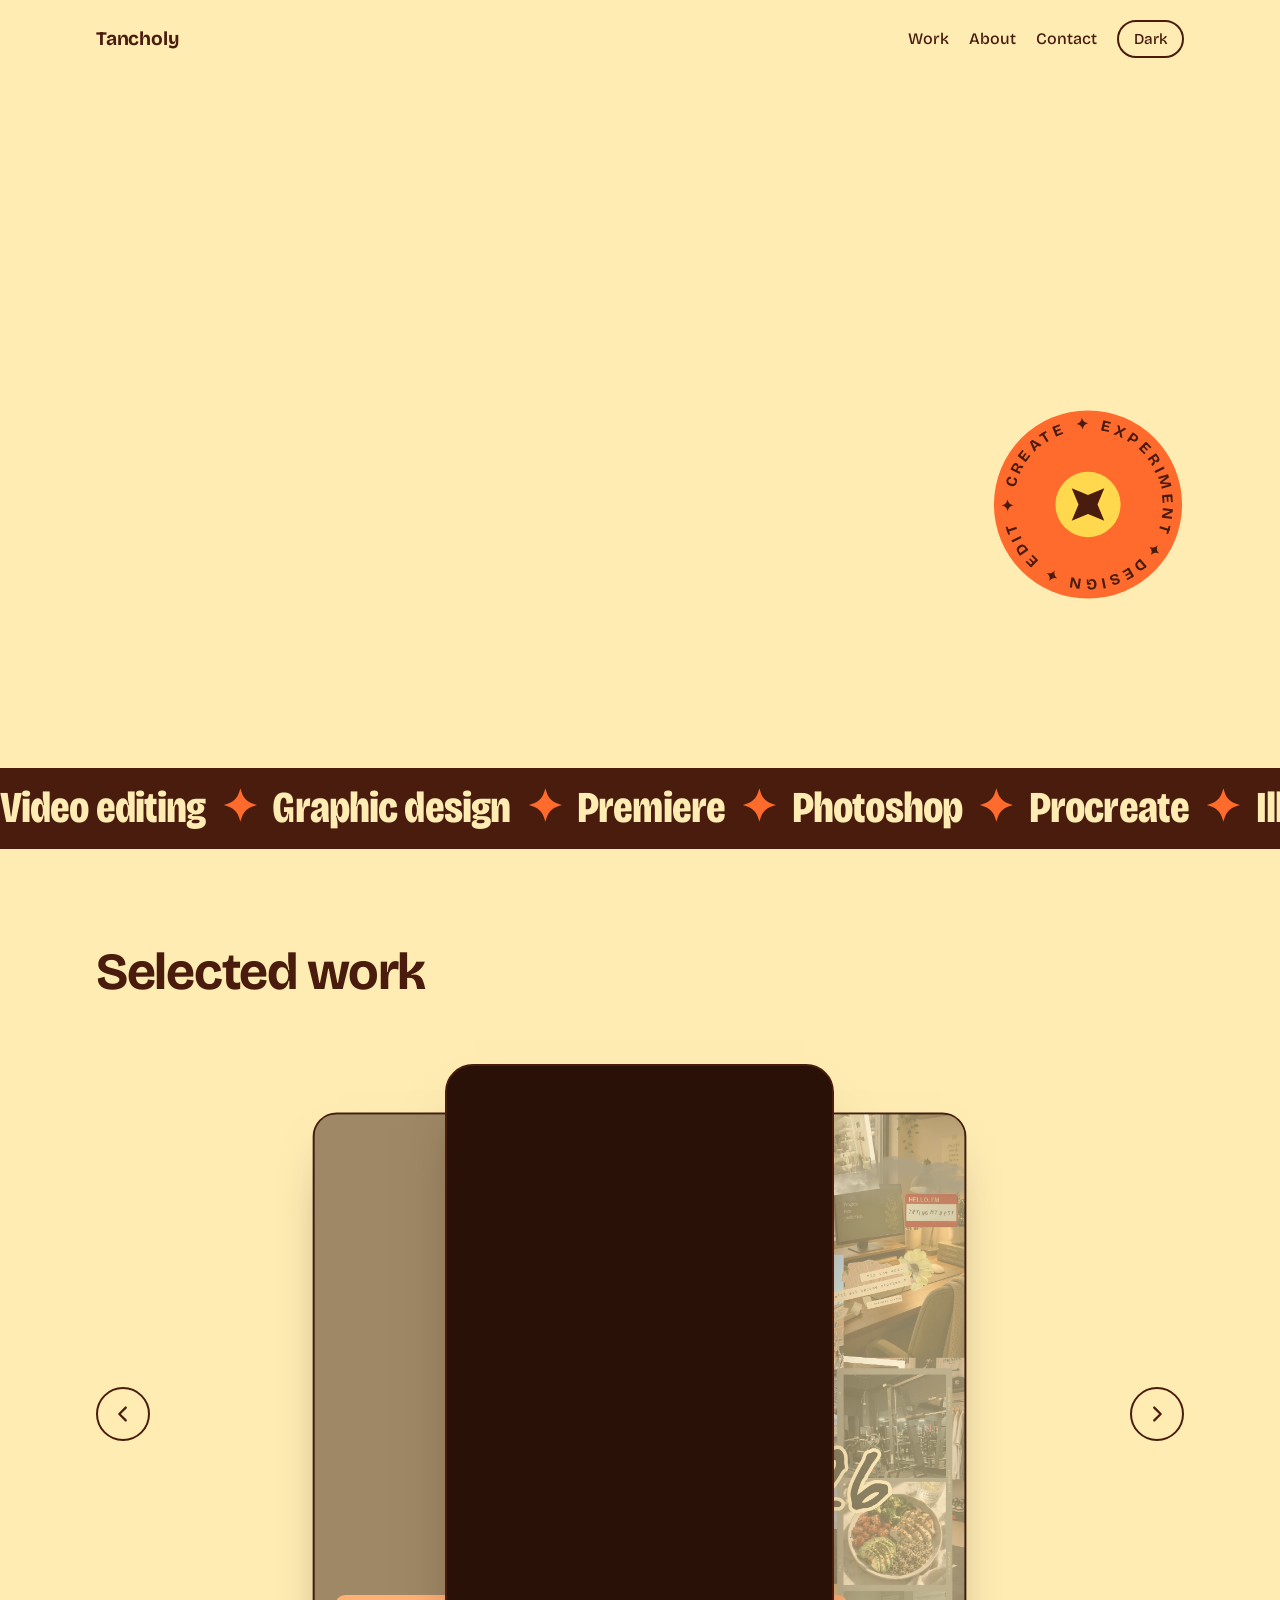
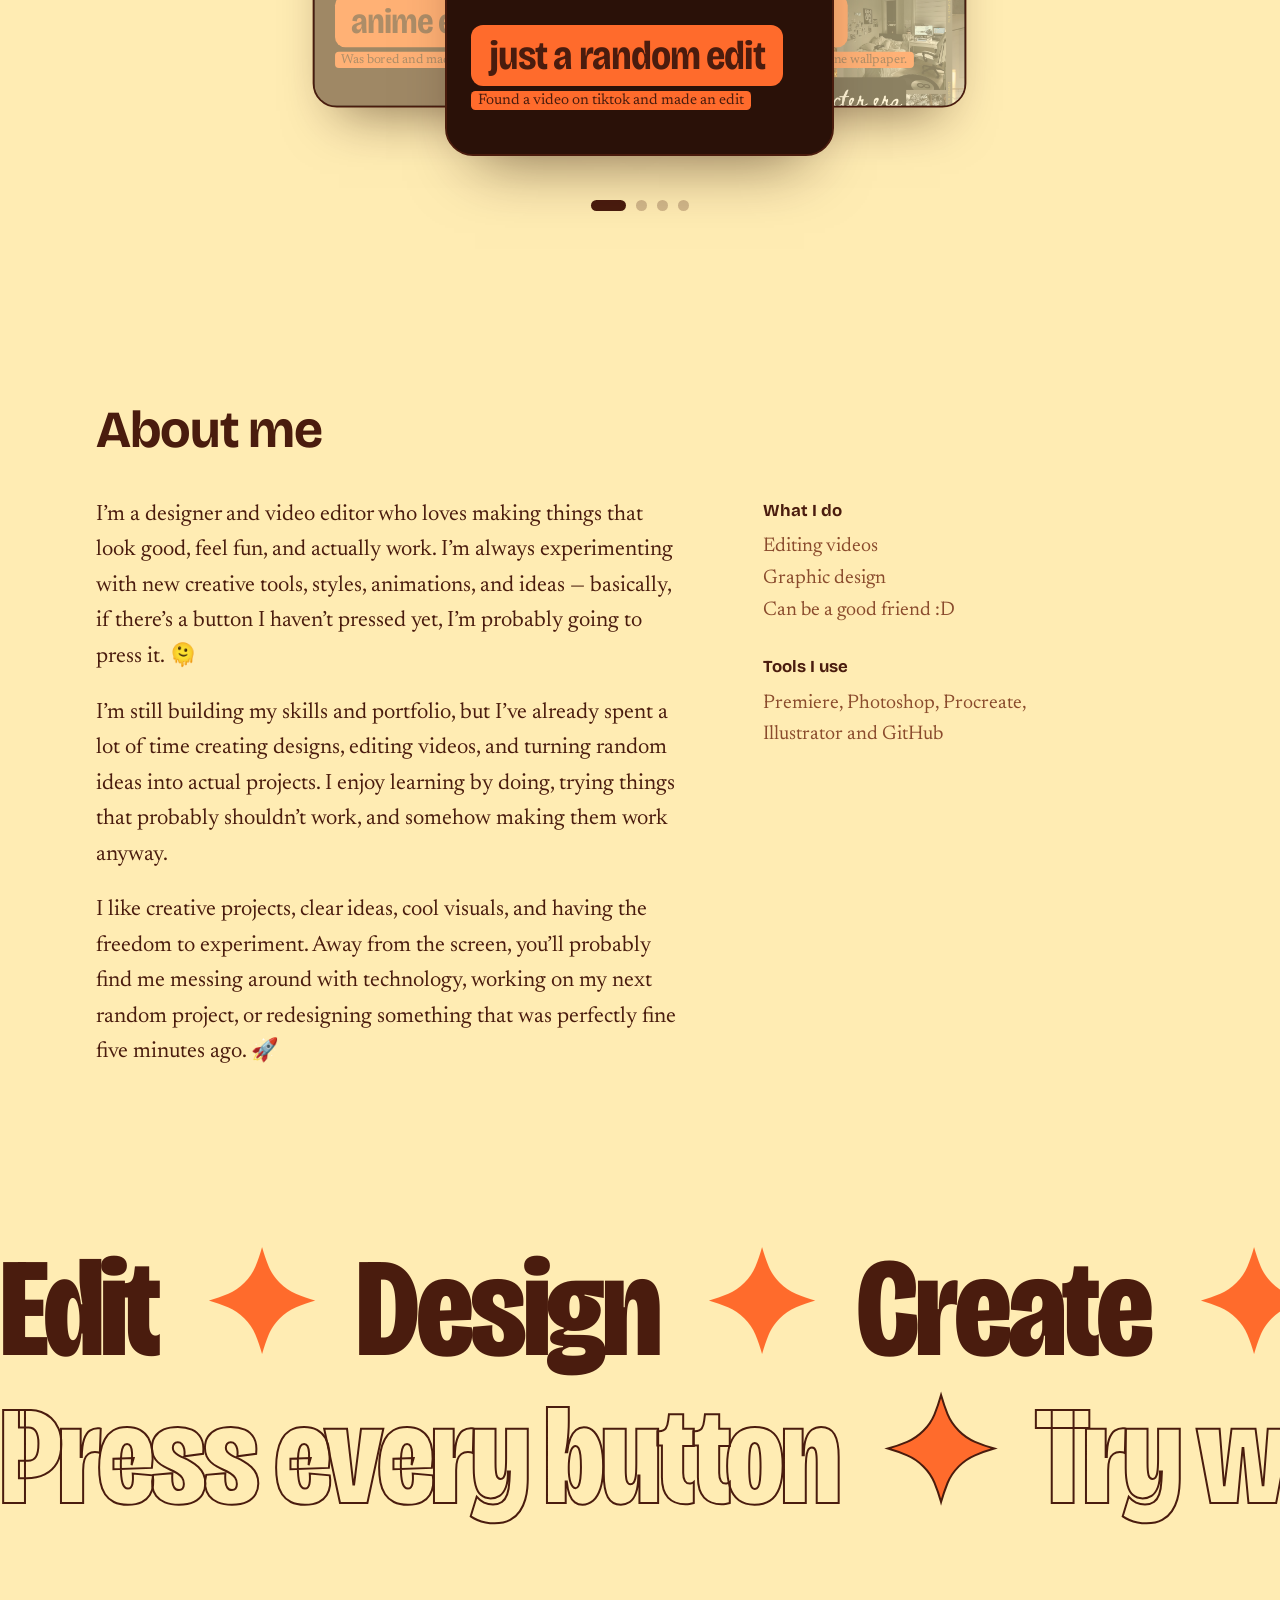
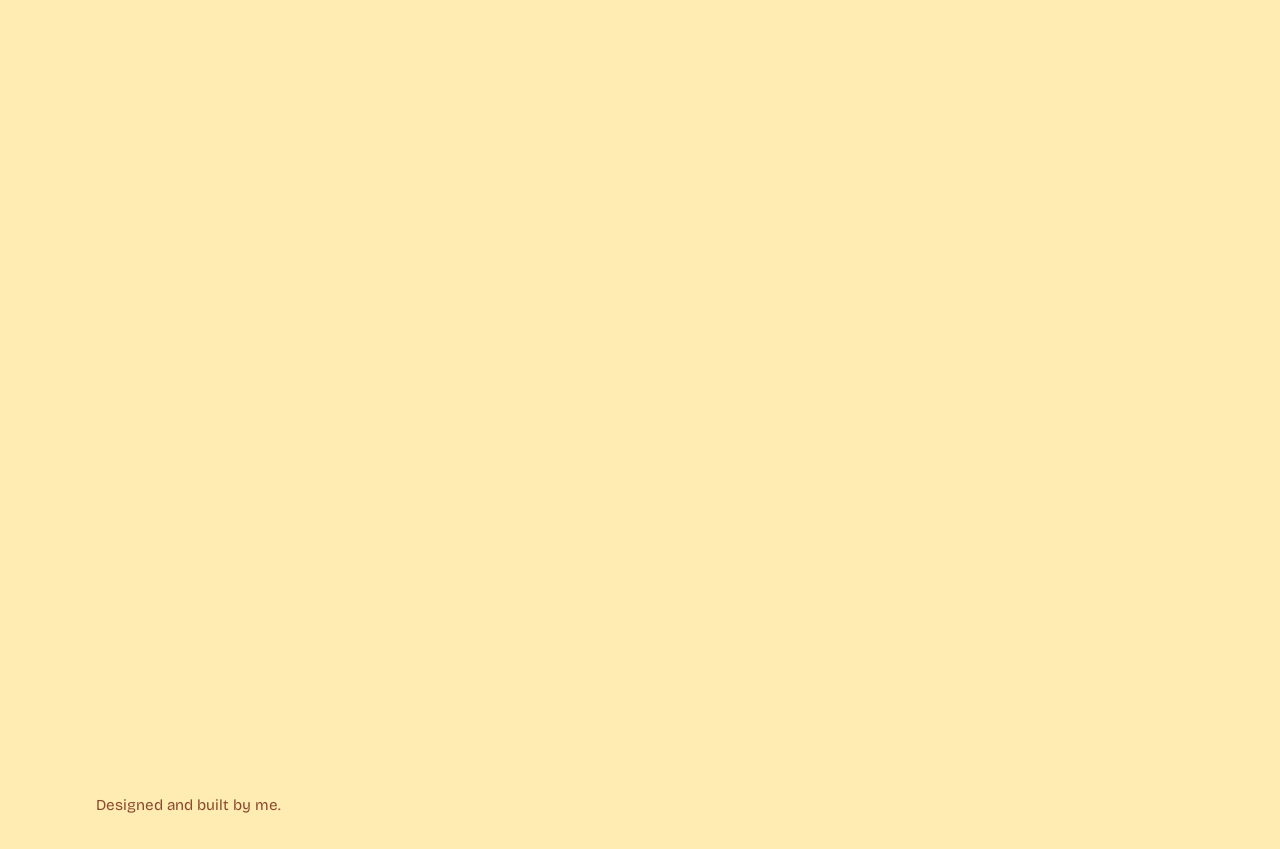
<file: index.html>
<!DOCTYPE html>
<html lang="en">
<head>
<meta charset="utf-8">
<meta name="viewport" content="width=device-width, initial-scale=1">
<title>Tymofii Radalovskyi – Editor and designer</title>
<meta name="description" content="Tymofii Radalovskyi (Tancholy) is a freelance video editor and graphic designer. See selected work and get in touch.">
<meta name="theme-color" id="theme-color" content="#FFECB3">
<link rel="icon" href="data:image/svg+xml,%3Csvg xmlns='http://www.w3.org/2000/svg' viewBox='0 0 100 100'%3E%3Ccircle cx='50' cy='50' r='50' fill='%23FF6B2C'/%3E%3Cpath d='M50 20 L58 42 L80 50 L58 58 L50 80 L42 58 L20 50 L42 42Z' fill='%234A1C0E'/%3E%3C/svg%3E">
<link rel="preconnect" href="https://fonts.googleapis.com">
<link rel="preconnect" href="https://fonts.gstatic.com" crossorigin>
<link href="https://fonts.googleapis.com/css2?family=Bricolage+Grotesque:opsz,wdth,wght@12..96,75..100,400..800&family=Newsreader:ital,opsz,wght@0,6..72,400..600;1,6..72,400&display=swap" rel="stylesheet">
<style>
  :root {
    --bg: #FFECB3;
    --surface: #FFF8E1;
    --ink: #4A1C0E;
    --muted: #8A4B2D;
    --accent: #FF6B2C;
    --accent-ink: #4A1C0E;
    --focus: #4A1C0E;
    --display: "Bricolage Grotesque", "Helvetica Neue", Arial, sans-serif;
    --text: "Newsreader", Georgia, "Times New Roman", serif;
    --pad: clamp(1.25rem, 5vw, 3.5rem);
    color-scheme: light;
  }
  @media (prefers-color-scheme: dark) {
    :root:not([data-theme="light"]) {
      --bg: #22110A;
      --surface: #33190D;
      --ink: #FFECB3;
      --muted: #E3B98E;
      --accent: #FF6B2C;
      --accent-ink: #22110A;
      --focus: #FFD84D;
      color-scheme: dark;
    }
  }
  :root[data-theme="dark"] {
    --bg: #22110A;
    --surface: #33190D;
    --ink: #FFECB3;
    --muted: #E3B98E;
    --accent: #FF6B2C;
    --accent-ink: #22110A;
    --focus: #FFD84D;
    color-scheme: dark;
  }

  *, *::before, *::after { box-sizing: border-box; }
  html { scroll-behavior: smooth; }
  @media (prefers-reduced-motion: reduce) { html { scroll-behavior: auto; } }

  body {
    margin: 0;
    background: var(--bg);
    color: var(--ink);
    font-family: var(--text);
    font-size: clamp(1.05rem, 1rem + 0.3vw, 1.25rem);
    line-height: 1.6;
    -webkit-font-smoothing: antialiased;
  }
  a { color: inherit; }
  :focus-visible { outline: 3px solid var(--focus); outline-offset: 3px; border-radius: 4px; }

  .wrap { max-width: 1200px; margin-inline: auto; padding-inline: var(--pad); }
  .skip {
    position: absolute; left: var(--pad); top: -4rem;
    background: var(--ink); color: var(--bg);
    padding: 0.6rem 1rem; border-radius: 999px; font-family: var(--display); z-index: 10;
  }
  .skip:focus { top: 0.75rem; }

  /* Header */
  .top { display: flex; flex-wrap: wrap; align-items: center; justify-content: space-between; gap: 0.75rem 1.5rem; padding-block: 1.25rem; }
  .brand { font-family: var(--display); font-weight: 700; font-size: 1.2rem; text-decoration: none; letter-spacing: -0.01em; }
  .top nav { display: flex; align-items: center; gap: 1.25rem; font-family: var(--display); font-weight: 500; font-size: 1rem; }
  .top nav a { text-decoration: none; }
  .top nav a:hover { text-decoration: underline; text-decoration-thickness: 2px; text-underline-offset: 5px; }
  .theme {
    font: inherit; font-size: 0.95rem; color: var(--ink); background: transparent;
    border: 2px solid var(--ink); border-radius: 999px; padding: 0.3rem 0.9rem; cursor: pointer;
  }
  .theme:hover { background: var(--ink); color: var(--bg); }

  /* Hero */
  .hero { padding-block: clamp(3rem, 9vw, 7rem) clamp(4rem, 10vw, 8rem); }
  .hero h1 {
    margin: 0;
    font-family: var(--display);
    font-weight: 800;
    font-variation-settings: "wdth" 78;
    font-size: clamp(2.9rem, 10.5vw, 8.25rem);
    line-height: 0.95;
    letter-spacing: -0.035em;
    text-wrap: balance;
  }
  .js .hero .w {
    display: inline-block; opacity: 0; transform: translateY(0.35em);
    animation: rise 0.8s cubic-bezier(0.2, 0.7, 0.2, 1) forwards;
    animation-delay: calc(var(--i) * 55ms);
  }
  @keyframes rise { to { opacity: 1; transform: none; } }
  @media (prefers-reduced-motion: reduce) {
    .js .hero .w { animation: none; opacity: 1; transform: none; }
  }
  .hero .lede { max-width: 34em; margin: 2.25rem 0 0; font-size: 1.15em; }
  .hero .row { display: flex; flex-wrap: wrap; align-items: center; gap: 0.75rem 1rem; margin-top: 2rem; font-family: var(--display); }
  .btn {
    display: inline-block; text-decoration: none; font-weight: 600;
    background: var(--ink); color: var(--bg);
    border: 2px solid var(--ink); border-radius: 999px; padding: 0.7rem 1.4rem;
  }
  .btn:hover { background: var(--accent); color: var(--accent-ink); }
  .btn.ghost { background: transparent; color: var(--ink); }
  .btn.ghost:hover { background: var(--ink); color: var(--bg); }
  .avail { background: var(--accent); color: var(--accent-ink); border-radius: 999px; padding: 0.4rem 1rem; font-size: 0.95rem; font-weight: 600; }
  .avail.free { background: transparent; color: var(--ink); box-shadow: inset 0 0 0 2px var(--ink); }

  /* Sections */
  .section { padding-block: clamp(3rem, 8vw, 6rem); }
  .section h2 {
    margin: 0 0 clamp(1.5rem, 4vw, 2.5rem);
    font-family: var(--display); font-weight: 700;
    font-size: clamp(2rem, 5vw, 3.25rem); line-height: 1.05; letter-spacing: -0.025em; text-wrap: balance;
  }

  .cover { border: 2px solid var(--ink); border-radius: 20px; overflow: hidden; aspect-ratio: 4 / 3; background: #fff; }
  .cover svg { display: block; width: 100%; height: 100%; }
  .tags { display: flex; flex-wrap: wrap; gap: 0.5rem; margin: 0 0 1.5rem; padding: 0; list-style: none; font-family: var(--display); font-size: 0.9rem; }
  .tags li { border: 2px solid var(--ink); border-radius: 999px; padding: 0.1rem 0.8rem; }
  .p-link { font-family: var(--display); font-weight: 600; text-decoration-thickness: 2px; text-underline-offset: 5px; }
  .p-link:hover { text-decoration-color: var(--accent); }

  /* Work carousel: big centre card, smaller cards peeking out behind on each side */
  .carousel {
    --w: clamp(12rem, min(42vw, calc((100svh - 13rem) * 9 / 16)), 28rem);
    --ratio: 9 / 16; /* card shape: try 4 / 5 for a shorter card or 16 / 9 for landscape */
    display: grid; grid-template-columns: auto minmax(0, 1fr) auto;
    grid-template-areas: "prev stage next" ". dots .";
    align-items: center; gap: 0.75rem 1rem;
  }
  .c-stage {
    grid-area: stage; display: grid; justify-items: center;
    padding-block: 1.5rem 2rem; overflow-x: clip;
    touch-action: pan-y; user-select: none; -webkit-user-select: none;
  }
  .slide {
    grid-area: 1 / 1; width: var(--w); display: block; position: relative; z-index: 1;
    opacity: 0; pointer-events: none; transform: scale(0.7);
    transition: transform 0.8s cubic-bezier(0.22, 1, 0.36, 1), opacity 0.5s ease;
  }
  .slide[data-o="-2"] { transform: translateX(-62%) scale(0.7); }
  .slide[data-o="2"] { transform: translateX(62%) scale(0.7); }
  .slide[data-o="-1"], .slide[data-o="1"] { opacity: 1; pointer-events: auto; z-index: 2; cursor: pointer; }
  .slide[data-o="-1"] { transform: translateX(-41%) scale(0.86); }
  .slide[data-o="1"] { transform: translateX(41%) scale(0.86); }
  .slide[data-o="0"] { opacity: 1; pointer-events: auto; z-index: 3; transform: none; }

  .card {
    position: relative; width: 100%; aspect-ratio: var(--ratio, 9 / 16); overflow: hidden; container-type: inline-size;
    background: #2A1108; border: 2px solid var(--ink); border-radius: 28px;
    box-shadow: 0 34px 60px -30px rgba(40, 12, 0, 0.55);
    transform: perspective(1400px) rotateX(var(--rx, 0deg)) rotateY(var(--ry, 0deg));
    transition: transform 0.25s ease-out;
  }
  .slide:not([data-o="0"]) .card { transform: none; }
  .card::after { content: ""; position: absolute; inset: 0; background: var(--bg); opacity: 0; pointer-events: none; transition: opacity 0.5s ease; }
  .slide:not([data-o="0"]) .card::after { opacity: 0.55; }
  /* the media fills the whole card; the text sits on top of it */
  .card .cover { position: absolute; inset: 0; aspect-ratio: auto; border: 0; border-radius: 0; background: #2A1108; transform: none; }
  .card .cover video {
    display: block; width: 100%; height: 100%; object-fit: cover;
    transform: translateY(var(--py, 0px)); scale: 1.06; transition: scale 0.8s cubic-bezier(0.2, 0.7, 0.2, 1);
  }
  .slide[data-o="0"] .card:hover .cover svg, .slide[data-o="0"] .card:hover .cover video { scale: 1.1; }
	.card .cover img { display: block; width: 100%; height: 100%; object-fit: cover; object-position: center top; }

  .s-body {
    position: absolute; inset: 0; display: flex; flex-direction: column; justify-content: flex-end; padding: 1.25rem 1.5rem 1.6rem; color: #FFF8E1;
    text-shadow: 0 1px 2px rgba(24, 9, 2, 0.45), 0 2px 16px rgba(24, 9, 2, 0.5);
  }
  .s-body :focus-visible { outline-color: #FFD84D; }
  .s-title { margin: 0; font-family: var(--display); font-weight: 700; font-variation-settings: "wdth" 85; font-size: clamp(1.6rem, 10.5cqi, 3.1rem); line-height: 1; letter-spacing: -0.03em; }
  .s-meta { order: -1; align-self: flex-start; display: flex; flex-wrap: wrap; gap: 0.4rem; margin: 0 0 auto; font-family: var(--display); font-size: 0.85rem; font-weight: 500; }
  .s-meta span { padding: 0.25rem 0.8rem; border-radius: 999px; background: rgba(24, 9, 2, 0.4); border: 1px solid rgba(255, 248, 225, 0.35); -webkit-backdrop-filter: blur(10px); backdrop-filter: blur(10px); }
  .s-desc { margin: 0.8rem 0 1rem; font-size: clamp(0.85rem, 3.9cqi, 1.1rem); line-height: 1.5; color: rgba(255, 248, 225, 0.92); display: -webkit-box; -webkit-line-clamp: 5; -webkit-box-orient: vertical; overflow: hidden; }
  .s-foot .tags { margin-bottom: 1rem; }
  /* highlighted text (marker style) */
  .s-title .hl, .s-desc .hl {
    background: var(--accent); color: var(--accent-ink); text-shadow: none;
    padding: 0.15em 0.45em; border-radius: 0.3em;
    -webkit-box-decoration-break: clone; box-decoration-break: clone;
  }
  .s-desc { line-height: 1.55; }
  .s-body .tags li { border-color: rgba(255, 248, 225, 0.7); }

  .c-arrow {
    width: 3.4rem; height: 3.4rem; display: grid; place-items: center; padding: 0; cursor: pointer;
    color: var(--ink); background: transparent; border: 2px solid var(--ink); border-radius: 50%;
    transition: background 0.2s ease, color 0.2s ease, transform 0.2s ease;
  }
  .c-arrow:hover { background: var(--ink); color: var(--bg); }
  .c-prev { grid-area: prev; }
  .c-next { grid-area: next; }
  .c-prev:hover { transform: translateX(-3px); }
  .c-next:hover { transform: translateX(3px); }
  .c-arrow:active { transform: scale(0.92); }

  .c-dots { grid-area: dots; display: flex; align-items: center; justify-content: center; gap: 0.6rem; }
  .c-dot {
    position: relative; width: 0.7rem; height: 0.7rem; padding: 0; border: 0; border-radius: 999px;
    background: var(--ink); opacity: 0.25; cursor: pointer;
    transition: width 0.4s cubic-bezier(0.22, 1, 0.36, 1), opacity 0.3s ease;
  }
  .c-dot::after { content: ""; position: absolute; inset: -0.7rem -0.3rem; }
  .c-dot:hover { opacity: 0.6; }
  .c-dot[aria-current="true"], .c-dot[aria-current="true"]:hover { width: 2.2rem; opacity: 1; }

  .sr-only { position: absolute; width: 1px; height: 1px; margin: -1px; padding: 0; overflow: hidden; clip: rect(0 0 0 0); white-space: nowrap; border: 0; }

  @media (max-width: 720px) {
    .carousel { --w: clamp(12rem, min(76vw, 22rem, calc((100svh - 15rem) * 9 / 16)), 22rem); grid-template-areas: "stage stage stage" "prev dots next"; grid-template-columns: auto 1fr auto; }
    .c-stage { margin-inline: calc(var(--pad) * -1); }
    .c-arrow { width: 3rem; height: 3rem; }
    .s-body { padding: 1rem 1.1rem 1.25rem; }
    .s-desc { margin: 0.5rem 0 0.75rem; line-height: 1.4; }
    .s-foot .tags { gap: 0.35rem; margin-bottom: 0.75rem; font-size: 0.8rem; }
  }
  @media (prefers-reduced-motion: reduce) {
    .slide, .card, .card::after, .c-dot, .c-arrow { transition: none; }
    .c-prev:hover, .c-next:hover, .c-arrow:active { transform: none; }
    .card .cover video, .slide[data-o="0"] .card:hover .cover svg, .slide[data-o="0"] .card:hover .cover video { scale: 1; transition: none; }
  }

  /* About */
  .about-grid { display: grid; grid-template-columns: minmax(0, 1.4fr) minmax(0, 1fr); gap: clamp(2rem, 6vw, 5rem); }
  .about-copy p { margin: 0 0 1.25rem; font-size: 1.12em; max-width: 34em; }
  .facts h3 { margin: 0 0 0.4rem; font-family: var(--display); font-weight: 700; font-size: 1.05rem; }
  .facts ul { margin: 0 0 1.75rem; padding: 0; list-style: none; color: var(--muted); }

  /* Contact */
  .contact { --focus: var(--accent-ink); background: var(--accent); color: var(--accent-ink); padding-block: clamp(2.5rem, 6vw, 4rem); }
  .contact h2 { margin: 0 0 1.25rem; font-family: var(--display); font-weight: 700; font-size: clamp(1.4rem, 3vw, 2rem); letter-spacing: -0.02em; }
  .mail {
    display: inline-block; font-family: var(--display); font-weight: 800;
    font-variation-settings: "wdth" 80;
    font-size: clamp(1.9rem, 7.5vw, 5.5rem); line-height: 1.05; letter-spacing: -0.03em;
    text-decoration-thickness: 4px; text-underline-offset: 8px; overflow-wrap: anywhere;
  }
  .contact .row { display: flex; flex-wrap: wrap; align-items: center; gap: 1rem 2rem; margin-top: 2rem; font-family: var(--display); font-weight: 500; }
  .contact .row ul { display: flex; flex-wrap: wrap; gap: 0.5rem 1.5rem; margin: 0; padding: 0; list-style: none; }
  .copy {
    font: inherit; font-weight: 600; color: var(--accent-ink); background: transparent;
    border: 2px solid var(--accent-ink); border-radius: 999px; padding: 0.55rem 1.2rem; cursor: pointer;
  }
  .copy:hover { background: var(--accent-ink); color: var(--accent); }

  /* Contact form (FormSubmit) */
  .cform { max-width: 640px; margin-top: 0; font-family: var(--display); }
  .cform h3 { margin: 0 0 1.25rem; font-weight: 700; font-size: clamp(1.25rem, 2.5vw, 1.6rem); letter-spacing: -0.02em; }
  .cform label { display: block; margin: 0 0 0.35rem; font-weight: 600; font-size: 0.95rem; }
  .cform .field { margin-bottom: 1.1rem; }
  .cform input[type="text"], .cform input[type="email"], .cform textarea {
    width: 100%; font: inherit; font-family: var(--text); font-size: 1.05rem;
    color: var(--accent-ink); background: transparent;
    border: 2px solid var(--accent-ink); border-radius: 14px; padding: 0.7rem 1rem;
  }
  .cform textarea { min-height: 9rem; resize: vertical; }
  .cform .send {
    font: inherit; font-weight: 600; cursor: pointer;
    color: var(--accent); background: var(--accent-ink);
    border: 2px solid var(--accent-ink); border-radius: 999px; padding: 0.7rem 1.6rem;
  }
  .cform .send:hover { background: transparent; color: var(--accent-ink); }
  .cform .send:disabled { opacity: 0.6; cursor: wait; }
  .cform .note { margin: -0.5rem 0 1.5rem; font-size: 1.1rem; font-weight: 500; }
  .cform .status { margin: 1rem 0 0; min-height: 1.6em; font-weight: 500; }

  footer { padding-block: 2rem; font-family: var(--display); font-size: 0.95rem; color: var(--muted); }

  /* ===== Animations ===== */
  .hero { position: relative; }

  /* scroll progress bar */
  .progress { position: fixed; top: 0; left: 0; width: 100%; height: 4px; background: var(--accent); transform: scaleX(0); transform-origin: 0 50%; z-index: 30; pointer-events: none; }

  /* scrolling ticker */
  .marquee { overflow: hidden; background: var(--ink); color: var(--bg); padding-block: 0.9rem; white-space: nowrap; font-family: var(--display); font-weight: 800; font-variation-settings: "wdth" 78; font-size: clamp(1.5rem, 4vw, 2.75rem); letter-spacing: -0.02em; line-height: 1.2; }
  .marquee-track { display: inline-flex; animation: scroll-left 32s linear infinite; will-change: transform; }
  .marquee:hover .marquee-track { animation-play-state: paused; }
  .marquee-track span { display: inline-block; padding-right: 0.6em; }
  .marquee-track i { font-style: normal; color: var(--accent); margin-inline: 0.35em; }
  @keyframes scroll-left { to { transform: translateX(-50%); } }

  /* spinning badge in the hero */
  .badge { position: absolute; right: var(--pad); bottom: clamp(2rem, 5vw, 4rem); width: clamp(8rem, 15vw, 12rem); aspect-ratio: 1; pointer-events: none; animation: bob 6s ease-in-out infinite alternate; }
  .badge svg { display: block; width: 100%; height: 100%; overflow: visible; }
  .badge .spin { transform-origin: 100px 100px; animation: spin 22s linear infinite; }
  @keyframes spin { to { transform: rotate(360deg); } }
  @keyframes bob { from { transform: translateY(0) rotate(-3deg); } to { transform: translateY(-14px) rotate(4deg); } }


  /* buttons, covers, inputs */
  .btn, .send { transition: transform 0.2s ease, background 0.2s ease, color 0.2s ease; }
  .btn:hover, .send:hover { transform: translateY(-3px); }
  .btn:active, .send:active { transform: translateY(0); }
  .cover svg { transition: transform 0.8s cubic-bezier(0.2, 0.7, 0.2, 1); }
  .cover:hover svg { transform: scale(1.06) rotate(-1deg); }
  .cform input, .cform textarea { transition: box-shadow 0.2s ease; }
  .cform input:focus, .cform textarea:focus { box-shadow: 0 0 0 4px rgba(74, 28, 14, 0.22); }

  /* fade and rise on scroll (classes are added by the script) */
  .reveal { opacity: 0; transform: translateY(32px); transition: opacity 0.7s cubic-bezier(0.2, 0.7, 0.2, 1), transform 0.7s cubic-bezier(0.2, 0.7, 0.2, 1); transition-delay: var(--d, 0ms); }
  .reveal.in { opacity: 1; transform: none; }

  @media (max-width: 900px) { .badge { display: none; } }

  @media (prefers-reduced-motion: reduce) {
    .marquee-track, .badge, .badge .spin, .avail::before { animation: none; }
    .reveal { opacity: 1; transform: none; transition: none; }
    .progress { display: none; }
    .cover svg, .cover:hover svg, .btn:hover, .send:hover { transition: none; transform: none; }
  }

  /* ===== More scroll effects ===== */
  /* cover art drifts inside its frame while you scroll */
  .cover svg { transform: translateY(var(--py, 0px)); scale: 1.06; transition: scale 0.8s cubic-bezier(0.2, 0.7, 0.2, 1); }
  .cover:hover svg { transform: translateY(var(--py, 0px)); scale: 1.1; }

  /* giant text that slides sideways as you scroll */
  .scrollband { overflow: hidden; padding-block: clamp(1.5rem, 4vw, 3rem); }
  .sb-row { display: flex; width: max-content; white-space: nowrap; font-family: var(--display); font-weight: 800; font-variation-settings: "wdth" 78; font-size: clamp(3rem, 11vw, 9rem); line-height: 1.05; letter-spacing: -0.03em; will-change: transform; }
  .sb-row i { font-style: normal; margin-inline: 0.3em; color: var(--accent); }
  .sb-row.outline { color: transparent; -webkit-text-stroke: 2px var(--ink); }

  @media (prefers-reduced-motion: reduce) {
    .cover svg, .cover:hover svg { scale: 1; transition: none; }
  }

  /* ===== Even more stuff ===== */
  /* nicer typing font in the message form */
  .cform label { font-size: 1rem; font-weight: 700; letter-spacing: -0.01em; }
  .cform input[type="text"], .cform input[type="email"], .cform textarea {
    font-family: var(--display); font-size: 1.15rem; font-weight: 500; line-height: 1.5; letter-spacing: -0.01em;
    background: rgba(255, 255, 255, 0.32); padding: 0.85rem 1.1rem; caret-color: var(--accent-ink);
    transition: box-shadow 0.2s ease, background 0.2s ease;
  }
  .cform input[type="text"]:focus, .cform input[type="email"]:focus, .cform textarea:focus { background: rgba(255, 255, 255, 0.5); }
  .cform textarea { min-height: 10rem; }
  .cform ::placeholder { color: var(--accent-ink); opacity: 0.5; font-weight: 400; }
  .cform .send { font-size: 1.1rem; padding: 0.8rem 1.9rem; }

  /* 3D tilt on project covers */
  .cover { transform: perspective(1400px) rotateX(var(--rx, 0deg)) rotateY(var(--ry, 0deg)); transition: transform 0.25s ease-out; }

  /* soft blob that follows your mouse */
  .cursor { position: fixed; left: 0; top: 0; width: 34px; height: 34px; margin: -17px 0 0 -17px; border-radius: 50%; background: #fff; mix-blend-mode: difference; pointer-events: none; z-index: 50; opacity: 0; will-change: transform; transition: opacity 0.25s ease, width 0.25s ease, height 0.25s ease, margin 0.25s ease, scale 0.15s ease; }
  .cursor.on { opacity: 1; }
  .cursor.big { width: 76px; height: 76px; margin: -38px 0 0 -38px; }
  .cursor.press { scale: 0.7; }
  .cursor.hide { opacity: 0; }
  @media (pointer: coarse) { .cursor { display: none; } }

  /* smooth colour change when you flip dark/light */
  .theme-anim, .theme-anim *, .theme-anim *::before, .theme-anim *::after { transition-property: background-color, color, border-color, fill, stroke !important; transition-duration: 0.45s !important; }

  @media (prefers-reduced-motion: reduce) {
    .btn, .btn:hover, .send, .send:hover { transform: none; }
    .cover { transform: none; transition: none; }
    .cursor { display: none; }
  }

  @media (max-width: 760px) {
    .about-grid { grid-template-columns: 1fr; }
  }

  /* ===== Mobile polish ===== */
  html { -webkit-text-size-adjust: 100%; text-size-adjust: 100%; }

  @media (max-width: 520px) {
    .top { gap: 0.5rem 1rem; padding-block: 1rem; }
    .top nav { gap: 0.85rem; font-size: 0.95rem; }
    .theme { padding: 0.3rem 0.75rem; font-size: 0.9rem; }
    .hero .row .btn { flex: 1 1 auto; text-align: center; }
    .cform .send { width: 100%; }
    footer { padding-bottom: calc(2rem + env(safe-area-inset-bottom, 0px)); }
  }

  /* bigger tap targets on touch screens */
  @media (pointer: coarse) {
    .top nav a { padding-block: 0.6rem; }
    .theme { padding-block: 0.45rem; }
  }

  /* touch screens: don't leave buttons stuck in their hover look after a tap */
  @media (hover: none) {
    .btn:hover { background: var(--ink); color: var(--bg); transform: none; }
    .btn.ghost:hover { background: transparent; color: var(--ink); }
    .theme:hover { background: transparent; color: var(--ink); }
    .c-arrow:hover { background: transparent; color: var(--ink); }
    .c-prev:hover, .c-next:hover { transform: none; }
    .c-arrow:active { transform: scale(0.92); }
    .cform .send:hover { background: var(--accent-ink); color: var(--accent); transform: none; }
  }
</style>
</head>
<body>
<a class="skip" href="#work">Skip to work</a>
<div class="progress" id="progress" aria-hidden="true"></div>
<div class="cursor" id="cursor" aria-hidden="true"></div>

<div class="wrap">
  <header class="top">
    <a class="brand" href="#top">Tancholy</a>
    <nav aria-label="Main">
      <a href="#work">Work</a>
      <a href="#about">About</a>
      <a href="#contact">Contact</a>
      <button class="theme" id="theme" type="button">Dark</button>
    </nav>
  </header>
</div>

<main id="top">
  <section class="hero wrap">
    <h1>I edit and design projects that you’ve never heard of.</h1>
    <p class="lede">I'm Tymofii Radalovskyi, a freelance editor and designer. I take projects from a rough idea to something that people enjoy watching.</p>
    <div class="row">
      <a class="btn" href="#work">See my work</a>
      <a class="btn ghost" href="#contact">Get in touch</a>
      <span class="avail">Taking on projects from November</span>
      <span class="avail free">Free sample available</span>
    </div>
    <div class="badge" aria-hidden="true">
      <svg viewBox="0 0 200 200">
        <defs><path id="badge-circle" d="M100,100 m-78,0 a78,78 0 1,1 156,0 a78,78 0 1,1 -156,0"/></defs>
        <circle cx="100" cy="100" r="98" fill="#FF6B2C"/>
        <g class="spin">
          <text font-family="Bricolage Grotesque, Arial, sans-serif" font-size="16" font-weight="700" fill="#4A1C0E"><textPath href="#badge-circle" textLength="482" lengthAdjust="spacing">DESIGN ✦ EDIT ✦ CREATE ✦ EXPERIMENT ✦ </textPath></text>
        </g>
        <circle cx="100" cy="100" r="34" fill="#FFD84D"/>
        <path d="M100 76 L107 93 L124 100 L107 107 L100 124 L93 107 L76 100 L93 93Z" fill="#4A1C0E"/>
      </svg>
    </div>
  </section>

  <div class="marquee" aria-hidden="true">
    <div class="marquee-track">
      <span>Video editing<i>✦</i>Graphic design<i>✦</i>Premiere<i>✦</i>Photoshop<i>✦</i>Procreate<i>✦</i>Illustrator<i>✦</i>GitHub<i>✦</i>Video editing<i>✦</i>Graphic design<i>✦</i>Premiere<i>✦</i>Photoshop<i>✦</i>Procreate<i>✦</i>Illustrator<i>✦</i>GitHub<i>✦</i></span>
      <span>Video editing<i>✦</i>Graphic design<i>✦</i>Premiere<i>✦</i>Photoshop<i>✦</i>Procreate<i>✦</i>Illustrator<i>✦</i>GitHub<i>✦</i>Video editing<i>✦</i>Graphic design<i>✦</i>Premiere<i>✦</i>Photoshop<i>✦</i>Procreate<i>✦</i>Illustrator<i>✦</i>GitHub<i>✦</i></span>
    </div>
  </div>

  <section class="section wrap" id="work" aria-labelledby="work-h">
    <h2 id="work-h">Selected work</h2>
    <div class="carousel" id="carousel" role="region" aria-roledescription="carousel" aria-label="Selected work">
      <button class="c-arrow c-prev" type="button" aria-label="Previous project">
        <svg viewBox="0 0 24 24" width="22" height="22" aria-hidden="true"><path d="M15 5l-7 7 7 7" fill="none" stroke="currentColor" stroke-width="2.5" stroke-linecap="round" stroke-linejoin="round"/></svg>
      </button>
      <div class="c-stage">
      <div class="slide" data-o="0" role="group" aria-roledescription="slide" aria-label="1 of 4: Just a random edit">
        <div class="card">
          <div class="cover">
            <video src="impostor.mp4#t=0.001" autoplay muted loop playsinline preload="metadata" aria-label="Random edit preview"></video>
          </div>
          <div class="s-body">
            <h3 class="s-title">just a random edit</h3>
            <p class="s-desc">Found a video on tiktok and made an edit</p>
            <div class="s-foot">
            </div>
          </div>
        </div>
      </div>
      <div class="slide" data-o="1" role="group" aria-roledescription="slide" aria-label="2 of 4: Vision board">
        <div class="card">
          <div class="cover">
            <img src="vision.png" width="1170" height="2532" alt="Vision board phone wallpaper" loading="lazy" decoding="async">
          </div>
          <div class="s-body">
            <h3 class="s-title">vision board</h3>
            <p class="s-desc">A vision board that is also a phone wallpaper.</p>
            <div class="s-foot">
            </div>
          </div>
        </div>
      </div>
      <div class="slide" data-o="2" role="group" aria-roledescription="slide" aria-label="3 of 4: Clothes">
        <div class="card">
          <div class="cover">
            <video src="theee.mp4#t=0.001" autoplay muted loop playsinline preload="metadata" aria-label="Clothes preview"></video>
          </div>
          <div class="s-body">
            <h3 class="s-title">clothes!</h3>
            <p class="s-desc">I made this little clothes thing for my son, and he loved it!</p>
            <div class="s-foot">
            </div>
          </div>
        </div>
      </div>
      <div class="slide" data-o="-1" role="group" aria-roledescription="slide" aria-label="4 of 4: Anime edit">
        <div class="card">
          <div class="cover">
            <video src="anime.mp4#t=0.001" autoplay muted loop playsinline preload="metadata" aria-label="Anime edit preview"></video>
          </div>
          <div class="s-body">
            <h3 class="s-title">anime edit</h3>
            <p class="s-desc">Was bored and made a basic anime edit.</p>
            <div class="s-foot">
            </div>
          </div>
        </div>
      </div>
      </div>
      <button class="c-arrow c-next" type="button" aria-label="Next project">
        <svg viewBox="0 0 24 24" width="22" height="22" aria-hidden="true"><path d="M9 5l7 7-7 7" fill="none" stroke="currentColor" stroke-width="2.5" stroke-linecap="round" stroke-linejoin="round"/></svg>
      </button>
      <div class="c-dots">
        <button class="c-dot" type="button" aria-label="Show random edit" aria-current="true"></button>
        <button class="c-dot" type="button" aria-label="Show vision board"></button>
        <button class="c-dot" type="button" aria-label="Show clothes"></button>
        <button class="c-dot" type="button" aria-label="Show anime edit"></button>
      </div>
      <p class="c-status sr-only" aria-live="polite"></p>
    </div>
  </section>

  <section class="section wrap" id="about" aria-labelledby="about-h">
    <h2 id="about-h">About me</h2>
    <div class="about-grid">
      <div class="about-copy">
        <p>I’m a designer and video editor who loves making things that look good, feel fun, and actually work. I’m always experimenting with new creative tools, styles, animations, and ideas — basically, if there’s a button I haven’t pressed yet, I’m probably going to press it. 🫠</p>
        <p>I’m still building my skills and portfolio, but I’ve already spent a lot of time creating designs, editing videos, and turning random ideas into actual projects. I enjoy learning by doing, trying things that probably shouldn’t work, and somehow making them work anyway.</p>
        <p>I like creative projects, clear ideas, cool visuals, and having the freedom to experiment. Away from the screen, you’ll probably find me messing around with technology, working on my next random project, or redesigning something that was perfectly fine five minutes ago. 🚀</p>
      </div>
      <div class="facts">
        <h3>What I do</h3>
        <ul>
          <li>Editing videos</li>
          <li>Graphic design</li>
          <li>Can be a good friend :D</li>
        </ul>
        <h3>Tools I use</h3>
        <ul>
          <li>Premiere, Photoshop, Procreate,</li>
          <li>Illustrator and GitHub</li>
        </ul>
      </div>
    </div>
  </section>

  <div class="scrollband" aria-hidden="true">
    <div class="sb-row"><span>Edit</span><i>✦</i><span>Design</span><i>✦</i><span>Create</span><i>✦</i><span>Repeat</span><i>✦</i><span>Edit</span><i>✦</i><span>Design</span><i>✦</i><span>Create</span><i>✦</i><span>Repeat</span><i>✦</i><span>Edit</span><i>✦</i><span>Design</span><i>✦</i><span>Create</span><i>✦</i><span>Repeat</span><i>✦</i></div>
    <div class="sb-row outline"><span>Press every button</span><i>✦</i><span>Try weird ideas</span><i>✦</i><span>Make it work anyway</span><i>✦</i><span>Press every button</span><i>✦</i><span>Try weird ideas</span><i>✦</i><span>Make it work anyway</span><i>✦</i></div>
  </div>
</main>
<section class="contact" id="contact" aria-labelledby="contact-h">
  <div class="wrap">
    <!-- CONTACT FORM (FormSubmit). Messages go to the email in the action line below. -->
    <form class="cform" id="contact-form" action="https://formsubmit.co/radalovskyi.t@gmail.com" method="POST">
      <h2 id="contact-h">Send me a message here</h2>
      <p class="note">Want to try me first? Ask for a free sample in your message.</p>
      <div class="field">
        <label for="f-name">Your name</label>
        <input type="text" id="f-name" name="name" autocomplete="name" placeholder="What should I call you?" required>
      </div>
      <div class="field">
        <label for="f-email">Your email</label>
        <input type="email" id="f-email" name="email" autocomplete="email" placeholder="you@email.com" required>
      </div>
      <div class="field">
        <label for="f-message">Message</label>
        <textarea id="f-message" name="message" placeholder="Tell me about your project, idea, or video…" required></textarea>
      </div>
      <!-- FormSubmit settings -->
      <input type="hidden" name="_subject" value="New message from my portfolio">
      <input type="hidden" name="_template" value="table">
      <!-- spam trap: real people never see or fill this in -->
      <input type="text" name="_honey" style="display:none" tabindex="-1" autocomplete="off">
      <button class="send" id="send" type="submit">Send message</button>
      <p class="status" id="form-status" role="status" aria-live="polite"></p>
</form>
  </div>
</section>

<footer class="wrap">
  <span>Designed and built by me.</span>
</footer>

<script>
(function () {
  var root = document.documentElement;
  root.classList.add('js');

  /* Theme toggle */
  var btn = document.getElementById('theme');
  function current() {
    return root.getAttribute('data-theme') ||
      (window.matchMedia('(prefers-color-scheme: dark)').matches ? 'dark' : 'light');
  }
  var tc = document.getElementById('theme-color');
  function label() {
    var next = current() === 'dark' ? 'light' : 'dark';
    if (tc) tc.setAttribute('content', current() === 'dark' ? '#22110A' : '#FFECB3');
    btn.textContent = next === 'dark' ? 'Dark' : 'Light';
    btn.setAttribute('aria-label', 'Switch to ' + next + ' theme');
  }
  try {
    var saved = localStorage.getItem('theme');
    if (saved === 'light' || saved === 'dark') root.setAttribute('data-theme', saved);
  } catch (e) {}
  label();
  btn.addEventListener('click', function () {
    var next = current() === 'dark' ? 'light' : 'dark';
    root.classList.add('theme-anim');
    setTimeout(function () { root.classList.remove('theme-anim'); }, 600);
    root.setAttribute('data-theme', next);
    try { localStorage.setItem('theme', next); } catch (e) {}
    label();
  });

  /* Hero headline: words rise in once on load */
  var h = document.querySelector('.hero h1');
  var words = h.textContent.trim().split(/\s+/);
  h.textContent = '';
  words.forEach(function (w, i) {
    var s = document.createElement('span');
    s.className = 'w';
    s.style.setProperty('--i', i);
    s.textContent = w;
    h.appendChild(s);
    if (i < words.length - 1) h.appendChild(document.createTextNode(' '));
  });

  /* Copy email */
  var copy = document.getElementById('copy');
  var mail = document.getElementById('mail');
  if (copy && mail) copy.addEventListener('click', function () {
    function flash(msg) {
      copy.textContent = msg;
      setTimeout(function () { copy.textContent = 'Copy email'; }, 2000);
    }
    try {
      navigator.clipboard.writeText(mail.textContent.trim()).then(
        function () { flash('Copied'); },
        function () { flash('Copy failed, select it above'); }
      );
    } catch (e) { flash('Copy failed, select it above'); }
  });

  /* Contact form: send through FormSubmit without leaving the page.
     If anything goes wrong (or the email isn't activated yet), fall back to a normal form submit. */
  var form = document.getElementById('contact-form');
  var statusEl = document.getElementById('form-status');
  var sendBtn = document.getElementById('send');
  if (form) {
    form.addEventListener('submit', function (e) {
      e.preventDefault();
      sendBtn.disabled = true;
      statusEl.textContent = 'Sending…';
      var ajaxUrl = form.action.replace('formsubmit.co/', 'formsubmit.co/ajax/');
      fetch(ajaxUrl, { method: 'POST', headers: { 'Accept': 'application/json' }, body: new FormData(form) })
        .then(function (r) { return r.json(); })
        .then(function (data) {
          if (data && (data.success === true || data.success === 'true')) {
            form.reset();
            statusEl.textContent = 'Thanks! Your message is on its way.';
            if (typeof burst === 'function') burst(sendBtn);
            sendBtn.disabled = false;
          } else {
            form.submit();
          }
        })
        .catch(function () { form.submit(); });
    });
  }
  /* Work carousel: side cards peek out behind the centre card. Arrows, dots, keyboard and swipe all work. */
  (function () {
    var root = document.getElementById('carousel');
    if (!root) return;
    var stage = root.querySelector('.c-stage');
    var slides = [].slice.call(root.querySelectorAll('.slide'));
    var dots = [].slice.call(root.querySelectorAll('.c-dot'));
    var live = root.querySelector('.c-status');
    var n = slides.length, cur = 0;
    if (n < 2) return;
    var inView = true, small = window.matchMedia('(max-width: 720px)');

    /* phones: only the centre video plays. bigger screens: the three visible ones play. */
    function syncVideos() {
      slides.forEach(function (s) {
        var v = s.querySelector('video');
        if (!v) return;
        var o = +s.getAttribute('data-o');
        var play = inView && (small.matches ? o === 0 : Math.abs(o) <= 1);
        if (play) { var p = v.play(); if (p && p.catch) p.catch(function () {}); } else { v.pause(); }
      });
    }

    function render(announce) {
      slides.forEach(function (s, i) {
        var o = i - cur;
        if (o > n / 2) o -= n; else if (o < -n / 2) o += n;
        o = Math.max(-2, Math.min(2, o));
        var on = o === 0;
        s.setAttribute('data-o', o);
        s.setAttribute('aria-hidden', on ? 'false' : 'true');
        [].forEach.call(s.querySelectorAll('a'), function (a) { a.tabIndex = on ? 0 : -1; });
      });
      dots.forEach(function (d, i) {
        if (i === cur) d.setAttribute('aria-current', 'true'); else d.removeAttribute('aria-current');
      });
      if (announce) live.textContent = slides[cur].getAttribute('aria-label');
      syncVideos();
    }
    function go(i) { cur = ((i % n) + n) % n; render(true); }
    render(false);
    if ('IntersectionObserver' in window) {
      new IntersectionObserver(function (en) { inView = en[0].isIntersecting; syncVideos(); }).observe(root);
    }
    if (small.addEventListener) small.addEventListener('change', syncVideos);

    root.querySelector('.c-prev').addEventListener('click', function () { go(cur - 1); });
    root.querySelector('.c-next').addEventListener('click', function () { go(cur + 1); });
    dots.forEach(function (d, i) { d.addEventListener('click', function () { go(i); }); });

    /* clicking a card behind the centre one brings it forward */
    slides.forEach(function (s, i) {
      s.addEventListener('click', function (e) { if (i !== cur) { e.preventDefault(); go(i); } });
    });

    root.addEventListener('keydown', function (e) {
      if (e.key === 'ArrowLeft') { e.preventDefault(); go(cur - 1); }
      else if (e.key === 'ArrowRight') { e.preventDefault(); go(cur + 1); }
    });

    /* swipe or drag */
    var x0 = null, y0 = 0, dragged = false;
    stage.addEventListener('pointerdown', function (e) {
      if (e.pointerType === 'mouse' && e.button !== 0) return;
      x0 = e.clientX; y0 = e.clientY; dragged = false;
    });
    stage.addEventListener('pointerup', function (e) {
      if (x0 === null) return;
      var dx = e.clientX - x0, dy = e.clientY - y0;
      x0 = null;
      if (Math.abs(dx) > 45 && Math.abs(dx) > Math.abs(dy) * 1.3) { dragged = true; go(cur + (dx < 0 ? 1 : -1)); }
    });
    stage.addEventListener('pointercancel', function () { x0 = null; });
    stage.addEventListener('click', function (e) {
      if (dragged) { e.preventDefault(); e.stopPropagation(); dragged = false; }
    }, true);
    stage.addEventListener('dragstart', function (e) { e.preventDefault(); });
  })();

  /* Animations: scroll progress bar + fade-and-rise on scroll */
  var calm = window.matchMedia('(prefers-reduced-motion: reduce)').matches;
  if (!calm) {
    var bar = document.getElementById('progress');
    var ticking = false;
    var updateBar = function () {
      var max = document.documentElement.scrollHeight - window.innerHeight;
      var p = max > 0 ? window.scrollY / max : 0;
      bar.style.transform = 'scaleX(' + Math.min(1, Math.max(0, p)) + ')';
      ticking = false;
    };
    window.addEventListener('scroll', function () {
      if (!ticking) { ticking = true; requestAnimationFrame(updateBar); }
    }, { passive: true });
    updateBar();

    if ('IntersectionObserver' in window) {
      var io = new IntersectionObserver(function (entries) {
        entries.forEach(function (en) {
          if (en.isIntersecting) { en.target.classList.add('in'); io.unobserve(en.target); }
        });
      }, { threshold: 0.12, rootMargin: '0px 0px -6% 0px' });
      var reveal = function (selector, step) {
        document.querySelectorAll(selector).forEach(function (el, i) {
          el.style.setProperty('--d', (i * step) + 'ms');
          el.classList.add('reveal');
          io.observe(el);
        });
      };
      reveal('.section h2', 0);
      reveal('.carousel', 0);
      reveal('.about-copy p', 100);
      reveal('.facts', 0);
      reveal('.cform', 0);
    }
  }

  /* More scroll effects: hero parallax, drifting covers, sliding text, speed-reactive ticker, contact wipe */
  if (!calm) {
    var clamp = function (v, a, b) { return Math.min(b, Math.max(a, v)); };
    var hero = document.querySelector('.hero');
    var heroEls = document.querySelectorAll('.hero h1, .hero .lede, .hero .row');
    var badgeSvg = document.querySelector('.badge svg');
    var covers = document.querySelectorAll('.cover');
    var bands = document.querySelectorAll('.scrollband');
    var contact = document.querySelector('.contact');
    var track = document.querySelector('.marquee-track');
    var anim = (track && track.getAnimations) ? track.getAnimations()[0] : null;
    if (anim) anim.currentTime = 32000 * 5000; /* start deep into the loop so it can run backwards too */
    var lastY = window.scrollY, vel = 0, rate = 1, busy = false;

    var frame = function () {
      var y = window.scrollY, H = window.innerHeight;
      vel += ((y - lastY) - vel) * 0.15;
      lastY = y;

      /* hero content drifts slower than the page and fades out; badge spins away */
      var hh = hero.offsetHeight;
      var fade = clamp(y / (hh * 0.8), 0, 1);
      var drift = Math.min(y, hh) * 0.25;
      heroEls.forEach(function (el) {
        el.style.transform = 'translateY(' + drift.toFixed(1) + 'px)';
        el.style.opacity = (1 - fade).toFixed(3);
      });
      if (badgeSvg) badgeSvg.style.transform = 'translateY(' + (-Math.min(y, hh) * 0.15).toFixed(1) + 'px) rotate(' + (y * 0.25).toFixed(1) + 'deg)';

      /* cover art moves a little slower than its frame */
      covers.forEach(function (c) {
        var r = c.getBoundingClientRect();
        if (!r.height || r.bottom < 0 || r.top > H) return;
        var p = clamp(((r.top + r.height / 2) - H / 2) / (H / 2 + r.height / 2), -1, 1);
        c.firstElementChild.style.setProperty('--py', (p * r.height * -0.025).toFixed(1) + 'px');
      });

      /* big text rows slide in opposite directions */
      bands.forEach(function (b) {
        var r = b.getBoundingClientRect();
        if (r.bottom < 0 || r.top > H) return;
        var p = clamp((H - r.top) / (H + r.height), 0, 1);
        var W = b.clientWidth;
        Array.prototype.forEach.call(b.children, function (row, i) {
          var travel = Math.min(Math.max(0, row.offsetWidth - W), W * 1.2);
          var t = i % 2 === 0 ? -travel * p : -travel * (1 - p);
          row.style.transform = 'translateX(' + t.toFixed(1) + 'px)';
        });
      });

      /* ticker speeds up with your scroll speed and reverses when you scroll up */
      if (anim) {
        var mag = Math.abs(vel);
        var target = mag < 0.6 ? 1 : (vel < 0 ? -1 : 1) * (1 + Math.min(mag * 0.4, 7));
        rate += (target - rate) * 0.12;
        anim.playbackRate = rate;
      }

      /* contact section grows in like a pink circle */
      if (contact) {
        var cr = contact.getBoundingClientRect();
        if (cr.top >= H) {
          contact.style.clipPath = 'circle(0% at 50% 100%)';
        } else {
          var q = clamp((H - cr.top) / Math.min(cr.height, H * 0.6), 0, 1);
          q = q * q * (3 - 2 * q);
          contact.style.clipPath = q >= 1 ? 'none' : 'circle(' + (q * 142).toFixed(1) + '% at 50% 100%)';
        }
      }

      if (Math.abs(vel) > 0.05 || Math.abs(rate - 1) > 0.02) requestAnimationFrame(frame);
      else busy = false;
    };
    var kick = function () { if (!busy) { busy = true; requestAnimationFrame(frame); } };
    window.addEventListener('scroll', kick, { passive: true });
    window.addEventListener('resize', kick);
    kick();
  }

  /* Even more: mouse blob, magnetic buttons, cover tilt, scrambling links, confetti */
  var burst;
  if (!calm) {
    var fine = window.matchMedia('(pointer: fine)').matches;

    if (fine) {

      /* Mouse blob: trails the pointer, stretches in the direction you move,
         swells over links and buttons, squishes on click, hides over text fields.
         Position uses the CSS "translate" property (not "transform") so the
         .press "scale" in the stylesheet doesn't drag the blob toward the corner. */
      var blob = document.getElementById('cursor');
      if (blob) {
        var bx = 0, by = 0, tx = 0, ty = 0, stretch = 0, angle = 0, seen = false, live = false;

        var blobFrame = function () {
          var dx = tx - bx, dy = ty - by;
          bx += dx * 0.18;
          by += dy * 0.18;
          var d = Math.sqrt(dx * dx + dy * dy);
          if (d > 2) angle = Math.atan2(dy, dx);
          stretch += (Math.min(d * 0.006, 0.55) - stretch) * 0.25;
          blob.style.translate = bx.toFixed(1) + 'px ' + by.toFixed(1) + 'px';
          blob.style.transform = 'rotate(' + angle.toFixed(3) + 'rad) scale(' + (1 + stretch).toFixed(3) + ',' + (1 - stretch * 0.45).toFixed(3) + ')';
          if (d > 0.1 || stretch > 0.005) requestAnimationFrame(blobFrame); else live = false;
        };
        var wake = function () { if (!live) { live = true; requestAnimationFrame(blobFrame); } };

        document.addEventListener('mousemove', function (e) {
          tx = e.clientX; ty = e.clientY;
          if (!seen) { seen = true; bx = tx; by = ty; } /* snap to the pointer on entry */
          blob.classList.add('on');
          wake();
        }, { passive: true });

        document.addEventListener('mouseover', function (e) {
          var t = e.target;
          if (!t || !t.closest) return;
          var field = t.closest('input, textarea, select');
          blob.classList.toggle('hide', !!field);
          blob.classList.toggle('big', !field && !!t.closest('a, button, summary, label, [role="button"]'));
        });

        document.addEventListener('mousedown', function () { blob.classList.add('press'); });
        document.addEventListener('mouseup', function () { blob.classList.remove('press'); });
        document.documentElement.addEventListener('mouseleave', function () {
          seen = false;
          blob.classList.remove('on', 'press');
        });
      }

      /* 3D tilt on covers */
      document.querySelectorAll('.card').forEach(function (c) {
        c.addEventListener('mousemove', function (e) {
          var r = c.getBoundingClientRect();
          var px = (e.clientX - r.left) / r.width - 0.5, py = (e.clientY - r.top) / r.height - 0.5;
          c.style.setProperty('--ry', (px * 4).toFixed(2) + 'deg');
          c.style.setProperty('--rx', (-py * 4).toFixed(2) + 'deg');
        });
        c.addEventListener('mouseleave', function () {
          c.style.setProperty('--rx', '0deg'); c.style.setProperty('--ry', '0deg');
        });
      });
    }

    /* scrambling letters on the nav links and your name */
    var glyphs = 'ABCDEFGHIJKLMNOPQRSTUVWXYZ0123456789#%&*+';
    var scramble = function (el) {
      if (el._busy) return;
      el._busy = true;
      var orig = el.getAttribute('data-orig'), n = 0, total = 14;
      (function step() {
        var out = '';
        for (var i = 0; i < orig.length; i++) {
          out += (orig[i] === ' ' || i < n * orig.length / total) ? orig[i] : glyphs[Math.floor(Math.random() * glyphs.length)];
        }
        el.textContent = out;
        n++;
        if (n <= total) setTimeout(step, 32); else { el.textContent = orig; el._busy = false; }
      })();
    };
    document.querySelectorAll('.top nav a, .brand').forEach(function (el) {
      var t = el.textContent.trim();
      el.setAttribute('data-orig', t);
      el.setAttribute('aria-label', t);
      if (fine) el.addEventListener('mouseenter', function () { scramble(el); });
    });

    /* confetti when a message is sent */
    burst = function (from) {
      var r = from.getBoundingClientRect();
      var ox = r.left + r.width / 2, oy = r.top + r.height / 2;
      var cols = ['#FF6B2C', '#FFD84D', '#F4A62A', '#4A1C0E', '#FFECB3'];
      for (var i = 0; i < 28; i++) {
        var d = document.createElement('span');
        var size = 6 + Math.random() * 8;
        d.style.cssText = 'position:fixed;left:' + ox + 'px;top:' + oy + 'px;width:' + size + 'px;height:' + size + 'px;border-radius:' + (Math.random() > 0.5 ? '50%' : '2px') + ';background:' + cols[i % cols.length] + ';pointer-events:none;z-index:60;';
        document.body.appendChild(d);
        var a = Math.random() * Math.PI * 2, dist = 90 + Math.random() * 180;
        var dx = Math.cos(a) * dist, dy = Math.sin(a) * dist - 60;
        d.animate([
          { transform: 'translate(0,0) rotate(0deg)', opacity: 1 },
          { transform: 'translate(' + dx + 'px,' + (dy + 160) + 'px) rotate(' + (Math.random() * 720 - 360) + 'deg)', opacity: 0 }
        ], { duration: 900 + Math.random() * 500, easing: 'cubic-bezier(0.15, 0.7, 0.3, 1)' }).onfinish = (function (node) { return function () { node.remove(); }; })(d);
      }
    };
  }
})();
</script>

<!-- ===== SOUND BUTTON for video cards. To add it to your own copy, paste everything from here to the END comment just before </body> ===== -->
<style>
  .s-sound {
    position: absolute; top: 1.1rem; right: 1.1rem; z-index: 3; width: 2.6rem; height: 2.6rem;
    display: grid; place-items: center; padding: 0; cursor: pointer; color: #FFF8E1;
    background: rgba(24, 9, 2, 0.4); border: 1px solid rgba(255, 248, 225, 0.35); border-radius: 50%;
    -webkit-backdrop-filter: blur(10px); backdrop-filter: blur(10px);
    transition: background 0.2s ease, transform 0.2s ease, opacity 0.3s ease;
  }
  .s-sound:hover { background: rgba(24, 9, 2, 0.65); }
  .s-sound:active { transform: scale(0.92); }
  .s-sound .on { display: none; }
  .s-sound[aria-pressed="true"] .on { display: block; }
  .s-sound[aria-pressed="true"] .off { display: none; }
  .s-sound:focus-visible { outline-color: #FFD84D; }
  .slide:not([data-o="0"]) .s-sound { opacity: 0; pointer-events: none; }
  .card:has(.s-sound) .s-meta { max-width: calc(100% - 3.2rem); }
  .card .cover svg + video { position: absolute; inset: 0; } /* a video placed after the artwork sits on top of it */
  @media (prefers-reduced-motion: reduce) { .s-sound { transition: none; } .s-sound:active { transform: none; } }
</style>
<script>
(function () {
  /* Videos start muted (browsers block autoplay with sound). Tap the speaker on a card to hear it.
     - Only the card in the middle ever plays sound.
     - Put data-no-sound on a <video> to leave the speaker off that card.
     - If a video file is missing, the video is dropped and the card keeps its artwork. */
  var stage = document.querySelector('.c-stage');
  if (!stage) return;
  var soundOn = false, items = [];
  var speaker = '<path d="M4 9v6h4l5 4V5L8 9H4z" fill="currentColor"/>';
  var iconOff = '<svg class="off" viewBox="0 0 24 24" width="20" height="20" aria-hidden="true">' + speaker + '<path d="M16.5 9.5l5 5m0-5l-5 5" fill="none" stroke="currentColor" stroke-width="2" stroke-linecap="round"/></svg>';
  var iconOn = '<svg class="on" viewBox="0 0 24 24" width="20" height="20" aria-hidden="true">' + speaker + '<path d="M16 8.5a5 5 0 010 7M18.5 6a8.5 8.5 0 010 12" fill="none" stroke="currentColor" stroke-width="2" stroke-linecap="round"/></svg>';

  function paint() {
    items.forEach(function (it) {
      it.btn.setAttribute('aria-pressed', soundOn ? 'true' : 'false');
      it.btn.setAttribute('aria-label', soundOn ? 'Turn sound off' : 'Turn sound on');
    });
  }
  function sync() {
    items.forEach(function (it) {
      var hear = soundOn && it.slide.getAttribute('data-o') === '0';
      it.video.muted = !hear;
      if (hear) {
        var p = it.video.play();
        if (p && p.catch) p.catch(function () { it.video.muted = true; soundOn = false; paint(); });
      }
    });
  }

  [].forEach.call(stage.querySelectorAll('.slide'), function (slide) {
    var video = slide.querySelector('.cover video');
    if (!video) return;
    var it = null;
    if (!video.hasAttribute('data-no-sound')) {
      var btn = document.createElement('button');
      btn.type = 'button';
      btn.className = 's-sound';
      btn.innerHTML = iconOff + iconOn;
      btn.addEventListener('click', function () { soundOn = !soundOn; paint(); sync(); });
      slide.querySelector('.card').appendChild(btn);
      it = { slide: slide, video: video, btn: btn };
      items.push(it);
    }
    function lost() {
      video.remove();
      if (it) { it.btn.remove(); items.splice(items.indexOf(it), 1); }
    }
    if (video.error || video.networkState === 3) lost(); else video.addEventListener('error', lost);
  });
  paint();
  new MutationObserver(sync).observe(stage, { attributes: true, attributeFilter: ['data-o'], subtree: true });
})();
</script>
<!-- ===== END SOUND BUTTON ===== -->
<script>
document.querySelectorAll('.s-title, .s-desc').forEach(function (el) {
  el.innerHTML = '<span class="hl">' + el.innerHTML + '</span>';
});
</script>
</body>
</html>
</file>
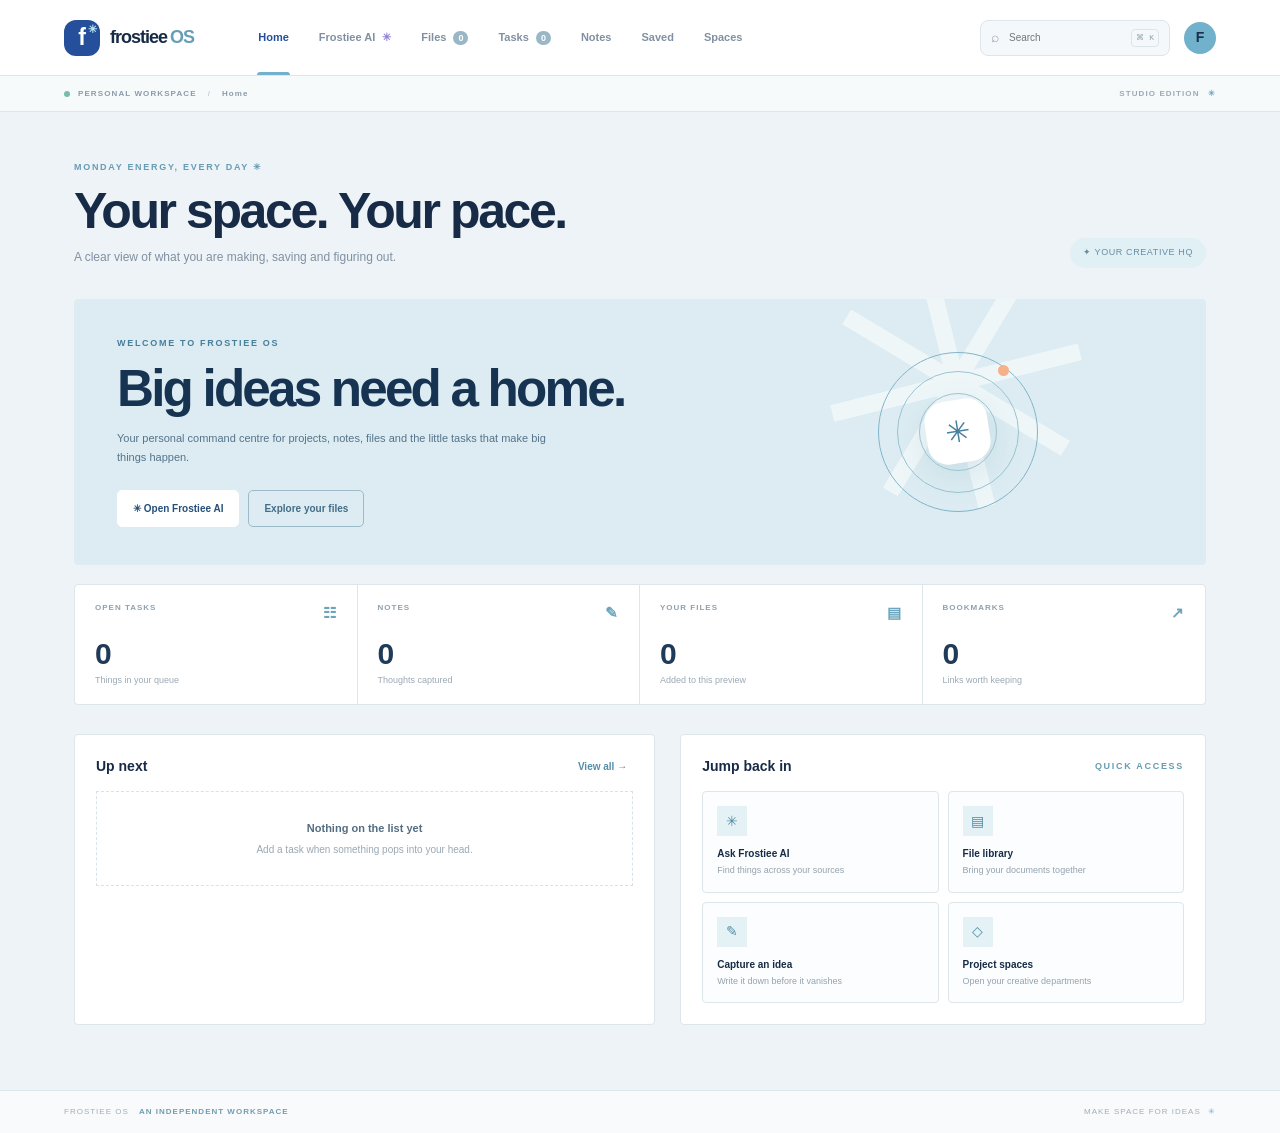
<file: frostiee-os/index.html>
<!doctype html>
<html lang="en"><head><meta charset="utf-8"><meta name="viewport" content="width=device-width,initial-scale=1"><meta name="theme-color" content="#edf3f6"><meta name="description" content="Frostiee OS — your creative workspace."><link rel="manifest" href="manifest.webmanifest"><link rel="stylesheet" href="style.css"><title>Frostiee OS — Creative workspace</title></head>
<body><div class="app-shell">
<header class="masthead"><a class="brand" href="#" data-go="home"><span class="brand-symbol">f<span>✳</span></span><span class="brand-name">frostiee<span>OS</span></span></a>
<nav class="main-nav" aria-label="Workspace"><button class="nav-item active" data-view="home">Home</button><button class="nav-item" data-view="ai">Frostiee AI <i>✳</i></button><button class="nav-item" data-view="files">Files <small id="file-count">0</small></button><button class="nav-item" data-view="tasks">Tasks <small id="task-count">0</small></button><button class="nav-item" data-view="notes">Notes</button><button class="nav-item" data-view="bookmarks">Saved</button><button class="nav-item" data-view="projects">Spaces</button></nav>
<div class="mast-actions"><label class="global-search"><span>⌕</span><input id="global-search" type="search" placeholder="Search"><kbd>⌘ K</kbd></label><button class="avatar" title="Frostiee profile">F</button></div></header>
<div class="workspace-strip"><span class="live-dot"></span> PERSONAL WORKSPACE <span class="strip-divider">/</span><span id="crumb">Home</span><span class="strip-right">STUDIO EDITION <b>✳</b></span></div>
<main class="main"><section class="content" id="content" aria-live="polite"></section></main><footer class="footer"><span>FROSTIEE OS <b>AN INDEPENDENT WORKSPACE</b></span><span>MAKE SPACE FOR IDEAS <i>✳</i></span></footer></div>
<div class="toast" id="toast" role="status"></div><input id="file-picker" type="file" multiple hidden accept=".pdf,.doc,.docx,.txt,.md,.ppt,.pptx,.csv,.xls,.xlsx,.png,.jpg,.jpeg"><script src="app.js"></script></body></html>
</file>
<file: frostiee-os/style.css>
:root{--canvas:#edf3f6;--paper:#fff;--ink:#172b46;--muted:#8090a2;--line:#dce6eb;--blue:#72b1cc;--cobalt:#254f9b;--ice:#e2f1f6;--orange:#f4b18a}
*{box-sizing:border-box}html,body{margin:0;min-height:100%;background:var(--canvas);color:var(--ink)}body{font:14px/1.5 Inter,-apple-system,BlinkMacSystemFont,"Segoe UI",sans-serif;-webkit-font-smoothing:antialiased}button,input,textarea{font:inherit}button{cursor:pointer}.app-shell{min-height:100vh;display:flex;flex-direction:column}
.masthead{height:76px;background:#fff;display:flex;align-items:center;padding:0 clamp(20px,5vw,76px);gap:clamp(20px,4vw,65px);border-bottom:1px solid var(--line)}.brand{display:flex;align-items:center;gap:10px;text-decoration:none;color:var(--ink);flex:none}.brand-symbol{width:36px;height:36px;border-radius:12px;background:var(--cobalt);color:white;display:grid;place-items:center;font-size:23px;font-weight:900;position:relative}.brand-symbol span{position:absolute;font-size:11px;color:#bde8f5;right:3px;top:1px}.brand-name{font-size:18px;font-weight:850;letter-spacing:-1px}.brand-name span{color:#669eb9;margin-left:3px}.main-nav{display:flex;align-items:center;gap:4px;height:100%;flex:1}.nav-item{height:100%;padding:0 13px;border:0;background:transparent;color:#8090a2;font-size:11px;font-weight:700;position:relative;white-space:nowrap}.nav-item:hover,.nav-item.active{color:var(--cobalt)}.nav-item.active:after{content:"";position:absolute;bottom:0;left:12px;right:12px;height:3px;background:var(--blue);border-radius:4px 4px 0 0}.nav-item i{font-style:normal;color:#8c83d6;margin-left:4px}.nav-item small{font-size:9px;color:#fff;background:#9ab7c5;border-radius:20px;padding:2px 5px;margin-left:4px}.mast-actions{display:flex;align-items:center;gap:14px}.global-search{height:36px;width:190px;display:flex;align-items:center;gap:8px;padding:0 10px;background:#f5f8fa;border:1px solid var(--line);border-radius:8px;color:#92a2b1}.global-search input{border:0;outline:0;background:transparent;width:100%;font-size:10px;color:var(--ink)}.global-search kbd{font-size:8px;white-space:nowrap;border:1px solid #dce5ea;border-radius:4px;padding:2px 4px}.avatar{width:32px;height:32px;border:0;border-radius:50%;background:var(--blue);color:#17314d;font-weight:850}.workspace-strip{height:36px;padding:0 clamp(20px,5vw,76px);display:flex;align-items:center;gap:8px;font-size:8px;font-weight:800;letter-spacing:1.1px;color:#8b9baa;background:#f7fafb;border-bottom:1px solid var(--line)}.live-dot{width:6px;height:6px;background:#78bca9;border-radius:50%}.strip-divider{color:#c4d0d8;margin:0 3px}.strip-right{margin-left:auto;color:#9baab6}.strip-right b{color:#6ea9c3;margin-left:5px}.main{width:100%;flex:1}.content{width:min(1260px,100%);margin:0 auto;padding:49px clamp(20px,5vw,76px) 65px}
.eyebrow{font-size:9px;font-weight:850;letter-spacing:1.7px;color:#679cb4;text-transform:uppercase}.page-title{font-size:clamp(32px,4vw,50px);line-height:1.04;letter-spacing:-2.4px;margin:10px 0;font-weight:850;color:var(--ink)}.subtitle{font-size:12px;color:var(--muted);margin:0;line-height:1.75}.welcome-row{display:flex;align-items:flex-end;justify-content:space-between;gap:20px}.date-chip{font-size:9px;color:#678da3;background:#e1f0f5;border-radius:30px;padding:8px 13px;letter-spacing:.6px}
.hero{display:grid;grid-template-columns:1.2fr .8fr;align-items:center;gap:20px;position:relative;overflow:hidden;margin:31px 0 19px;padding:38px 43px;background:#dcecf2;border-radius:4px;min-height:255px}.hero:after{content:"✳";position:absolute;right:9%;top:-85px;font-size:350px;line-height:1;color:#fff8;transform:rotate(-14deg)}.hero-copy{position:relative;z-index:1}.hero .eyebrow{color:#477f9b}.hero h1{font-size:clamp(34px,4vw,53px);letter-spacing:-2.8px;line-height:.99;margin:14px 0;color:#173352}.hero p{font-size:11px;color:#55738a;max-width:440px;line-height:1.8;margin:0}.hero-actions{display:flex;gap:9px;margin-top:22px}.btn{border:1px solid var(--cobalt);border-radius:5px;padding:10px 15px;background:var(--cobalt);color:white;font-size:10px;font-weight:750}.btn:hover{filter:brightness(1.1)}.btn.light{background:#fff;border-color:#fff;color:#254f79}.btn.ghost{background:transparent;border-color:#9dbac8;color:#426d87}.btn.soft{background:#e7f3f7;border-color:#cfe4ec;color:#477f9b}.btn.dark{background:#18314e;border-color:#18314e}.hero-art{height:175px;position:relative;z-index:1;display:grid;place-items:center}.orbit{width:160px;height:160px;border:1px solid #82b5c8;border-radius:50%;display:grid;place-items:center;position:relative}.orbit:before,.orbit:after{content:"";position:absolute;border:1px solid #9bc4d2;border-radius:50%;inset:18px}.orbit:after{inset:40px}.orbit-core{width:63px;height:63px;border-radius:20px;background:#fff;display:grid;place-items:center;color:#477f9b;font-size:30px;box-shadow:0 10px 35px #4e829b25;transform:rotate(-9deg)}.orbit-dot{position:absolute;width:11px;height:11px;border-radius:50%;background:var(--orange);top:12px;right:28px}
.stats{display:grid;grid-template-columns:repeat(4,1fr);gap:0;background:white;border:1px solid var(--line);border-radius:4px}.stat{padding:17px 20px;border-right:1px solid var(--line)}.stat:last-child{border:0}.stat-top{display:flex;justify-content:space-between;color:#91a0ad;font-size:8px;font-weight:800;letter-spacing:1px}.stat-icon{font-size:15px;color:#6ba4bc}.stat-value{font-size:30px;line-height:1;font-weight:850;letter-spacing:-1.5px;margin-top:14px;color:#203a59}.stat-note{font-size:9px;color:#9ba9b5;margin-top:5px}.dashboard-grid{display:grid;grid-template-columns:1.05fr .95fr;gap:25px;margin-top:29px}.panel{background:white;border:1px solid var(--line);border-radius:4px;padding:21px;min-width:0}.panel-head{display:flex;justify-content:space-between;align-items:center;margin-bottom:14px}.panel-head h2,.panel h2{font-size:14px;margin:0;font-weight:850}.muted-link,.text-btn{border:0;background:transparent;color:#548eaa;font-size:10px;font-weight:750}.empty{border:1px dashed #d8e3e9;padding:27px 15px;text-align:center;color:#9aa8b3;font-size:10px;line-height:1.7}.empty strong{display:block;color:#536d82;font-size:11px;margin-bottom:3px}.task-list{display:grid}.task-row{display:flex;align-items:center;gap:10px;padding:11px 2px;border-bottom:1px solid #edf2f5;font-size:11px}.task-row:last-child{border:0}.task-row input{accent-color:#4f91ac}.task-row span{flex:1}.task-row.done span{text-decoration:line-through;color:#aab5bf}.task-tag{font-size:8px;padding:3px 6px;background:#edf5f7;color:#648da0;border-radius:3px}.quick-grid{display:grid;grid-template-columns:repeat(2,1fr);gap:9px}.quick{border:1px solid var(--line);border-radius:4px;background:#fbfdfe;padding:14px;text-align:left;color:var(--ink)}.quick:hover{border-color:#9cc7d6;background:#f2f9fb}.quick-icon{width:30px;height:30px;display:grid;place-items:center;background:#e4f1f5;color:#518ba5;margin-bottom:10px}.quick b,.quick small{display:block}.quick b{font-size:10px}.quick small{font-size:9px;color:#95a3af;margin-top:3px}
.view-head{display:flex;align-items:flex-end;justify-content:space-between;gap:15px;margin-bottom:26px}.view-head .btn{white-space:nowrap}.form-row{display:flex;gap:8px;margin:13px 0}.field{width:100%;border:1px solid var(--line);background:#fbfdfe;border-radius:4px;padding:11px 12px;outline:0;color:var(--ink);font-size:11px}.field:focus{border-color:#78b9d0;box-shadow:0 0 0 3px #72b1cc20}.note-grid,.bookmark-grid,.project-grid{display:grid;grid-template-columns:repeat(2,minmax(0,1fr));gap:12px}.item-card,.project-card{padding:17px;background:white;border:1px solid var(--line);border-radius:4px}.item-card h3,.project-card h3{font-size:13px;margin:0 0 7px}.item-card p,.project-card p{font-size:10px;color:#8493a1;line-height:1.7;white-space:pre-wrap;margin:0 0 12px}.item-meta{display:flex;justify-content:space-between;color:#9ba8b3;font-size:9px}.delete{border:0;background:transparent;color:#9aa7b2;font-size:9px}.bookmark-url{color:#438ba7;font-size:10px;overflow-wrap:anywhere}.project-card{overflow:hidden}.project-icon{width:36px;height:36px;background:#e4f1f5;color:#438ba7;display:grid;place-items:center;margin-bottom:12px}.notice{padding:13px 15px;background:#fff8ef;border:1px solid #f1e1cc;border-radius:4px;color:#946e48;font-size:10px;line-height:1.7;margin-top:14px}.notice strong{display:block;color:#8a6136;margin-bottom:3px}
.footer{padding:15px clamp(20px,5vw,76px);border-top:1px solid var(--line);display:flex;justify-content:space-between;background:#f8fafb;color:#a0aeba;font-size:8px;letter-spacing:1px}.footer b{color:#739db0;margin-left:7px}.footer i{font-style:normal;color:#73b4ce;margin-left:4px}.toast{position:fixed;bottom:22px;left:50%;transform:translate(-50%,15px);opacity:0;background:#18314e;color:white;padding:10px 15px;border-radius:5px;font-size:10px;transition:.2s;pointer-events:none;z-index:20}.toast.show{opacity:1;transform:translate(-50%,0)}
.ai-layout{display:grid;grid-template-columns:minmax(0,1fr) 270px;gap:18px;align-items:start}.chat-panel{background:white;border:1px solid var(--line);border-radius:4px;overflow:hidden}.chat-head{padding:16px 19px;border-bottom:1px solid var(--line);display:flex;align-items:center;gap:10px}.ai-mark{width:35px;height:35px;background:#eae8fa;color:#7971c9;display:grid;place-items:center;font-size:17px}.chat-head b,.chat-head small,.source-row b,.source-row small,.cloud-card b,.cloud-card small{display:block}.chat-head b,.source-row b{font-size:11px}.chat-head small,.source-row small{font-size:9px;color:#95a1ac}.connection-state{margin-left:auto;font-size:8px;color:#ae7946;background:#fff5e8;padding:5px 8px}.chat-body{padding:23px;min-height:330px}.assistant-message{display:flex;gap:10px;max-width:640px}.assistant-bubble{background:#f4f7fa;border:1px solid #e9eef2;padding:14px 16px;font-size:11px;line-height:1.8;color:#53677a}.assistant-bubble strong{color:#243e5b}.prompt-grid{display:grid;grid-template-columns:repeat(2,1fr);gap:8px;margin:22px 0 0 45px;max-width:610px}.prompt-card{background:white;border:1px solid var(--line);padding:12px;text-align:left;font-size:10px;color:#62778b}.prompt-card span{display:block;color:#4b91ad;font-size:14px;margin-bottom:6px}.chat-compose{padding:13px 16px;border-top:1px solid var(--line)}.compose-box{border:1px solid #dfe6ee;padding:9px 10px;display:flex;align-items:flex-end;gap:8px}.compose-box textarea{border:0;outline:0;resize:vertical;min-height:35px;max-height:100px;flex:1;font-size:10px;padding:7px}.send-btn{width:32px;height:32px;border:0;background:var(--cobalt);color:white}.compose-hint{font-size:8px;color:#a1adba;margin:7px 3px 0}.ai-side{display:grid;gap:12px}.side-card{background:white;border:1px solid var(--line);padding:15px}.side-card h3,.file-side h3{font-size:11px;margin:0 0 11px}.source-row{display:flex;align-items:center;gap:9px;padding:9px 0;border-top:1px solid #f0f2f6}.source-icon{width:27px;height:27px;background:#edf6f9;color:#4a91aa;display:grid;place-items:center}.source-status{margin-left:auto;font-size:8px;color:#a0aab6}.source-status.pending{color:#b27b42}.side-card .notice{margin-top:9px;padding:10px;font-size:9px}
.files-toolbar{display:flex;gap:9px;align-items:center;margin-bottom:16px}.filter-tabs{display:flex;gap:5px;margin-left:auto}.filter-tab{border:1px solid var(--line);background:white;color:#8794a5;padding:7px 10px;font-size:9px}.filter-tab.active{background:var(--ice);border-color:#d5eaf1;color:#397f9a}.files-layout{display:grid;grid-template-columns:minmax(0,1fr) 250px;gap:15px}.dropzone{border:1.5px dashed #b9d5df;background:#f8fcfd;padding:26px;text-align:center;margin-bottom:14px}.drop-icon{height:40px;width:40px;margin:0 auto 9px;display:grid;place-items:center;background:#e5f3f7;color:#438ca7;font-size:20px}.dropzone b{font-size:11px;display:block}.dropzone p{font-size:9px;color:#98a5b4;margin:4px 0 12px}.file-list{background:white;border:1px solid var(--line)}.file-row{display:flex;align-items:center;gap:11px;padding:12px 14px;border-bottom:1px solid #eff2f6}.file-row:last-child{border:0}.file-type{width:32px;height:35px;background:#fff0ef;color:#d46c68;display:grid;place-items:center;font-size:8px;font-weight:850}.file-info{min-width:0;flex:1}.file-info b,.file-info small{display:block;overflow:hidden;text-overflow:ellipsis;white-space:nowrap}.file-info b{font-size:10px}.file-info small{font-size:8px;color:#9ba6b5;margin-top:3px}.file-state{font-size:8px;color:#b27b42;background:#fff6e9;padding:4px 6px}.file-side{background:white;border:1px solid var(--line);padding:15px;height:max-content}.cloud-card{border:1px solid var(--line);padding:12px;margin-bottom:9px}.cloud-logo{font-size:18px;color:#438aa6}.cloud-card b{font-size:10px;margin-top:6px}.cloud-card small{font-size:8px;color:#9aa6b5;margin:3px 0 10px}.cloud-card .btn{width:100%;padding:8px}.file-side .notice{font-size:9px}
@media(max-width:1050px){.masthead{gap:15px;padding:0 20px}.nav-item{padding:0 8px}.global-search{width:145px}.ai-layout,.files-layout{grid-template-columns:1fr}.ai-side{grid-template-columns:repeat(2,1fr)}.file-side{display:grid;grid-template-columns:1fr 1fr;gap:9px}.file-side h3,.file-side .notice{grid-column:1/-1}}@media(max-width:760px){.masthead{height:auto;min-height:65px;flex-wrap:wrap;padding:12px 16px;gap:9px}.brand{margin-right:auto}.mast-actions{order:2}.main-nav{order:3;flex-basis:100%;overflow-x:auto;height:40px;gap:0}.nav-item{height:40px;padding:0 11px}.nav-item.active:after{left:8px;right:8px}.global-search{width:36px;border:0;background:transparent;padding:0}.global-search input,.global-search kbd{display:none}.global-search:focus-within{width:160px;border:1px solid var(--line);background:#f5f8fa;padding:0 8px}.global-search:focus-within input{display:block}.workspace-strip{padding:0 16px}.content{padding:29px 16px 40px}.welcome-row{align-items:flex-start}.date-chip{display:none}.hero{grid-template-columns:1fr;padding:25px 21px;min-height:0}.hero-art{display:none}.stats{grid-template-columns:repeat(2,1fr)}.stat:nth-child(2){border-right:0}.stat:nth-child(-n+2){border-bottom:1px solid var(--line)}.dashboard-grid{grid-template-columns:1fr}.ai-side{grid-template-columns:1fr}.prompt-grid{margin-left:0}.files-toolbar{flex-wrap:wrap}.filter-tabs{margin-left:0}.note-grid,.bookmark-grid,.project-grid{grid-template-columns:1fr}.view-head{align-items:flex-start}.view-head .btn{font-size:9px;padding:8px}.form-row{flex-direction:column}.file-side{display:block}.footer{padding:13px 16px;font-size:7px}}
</file>
